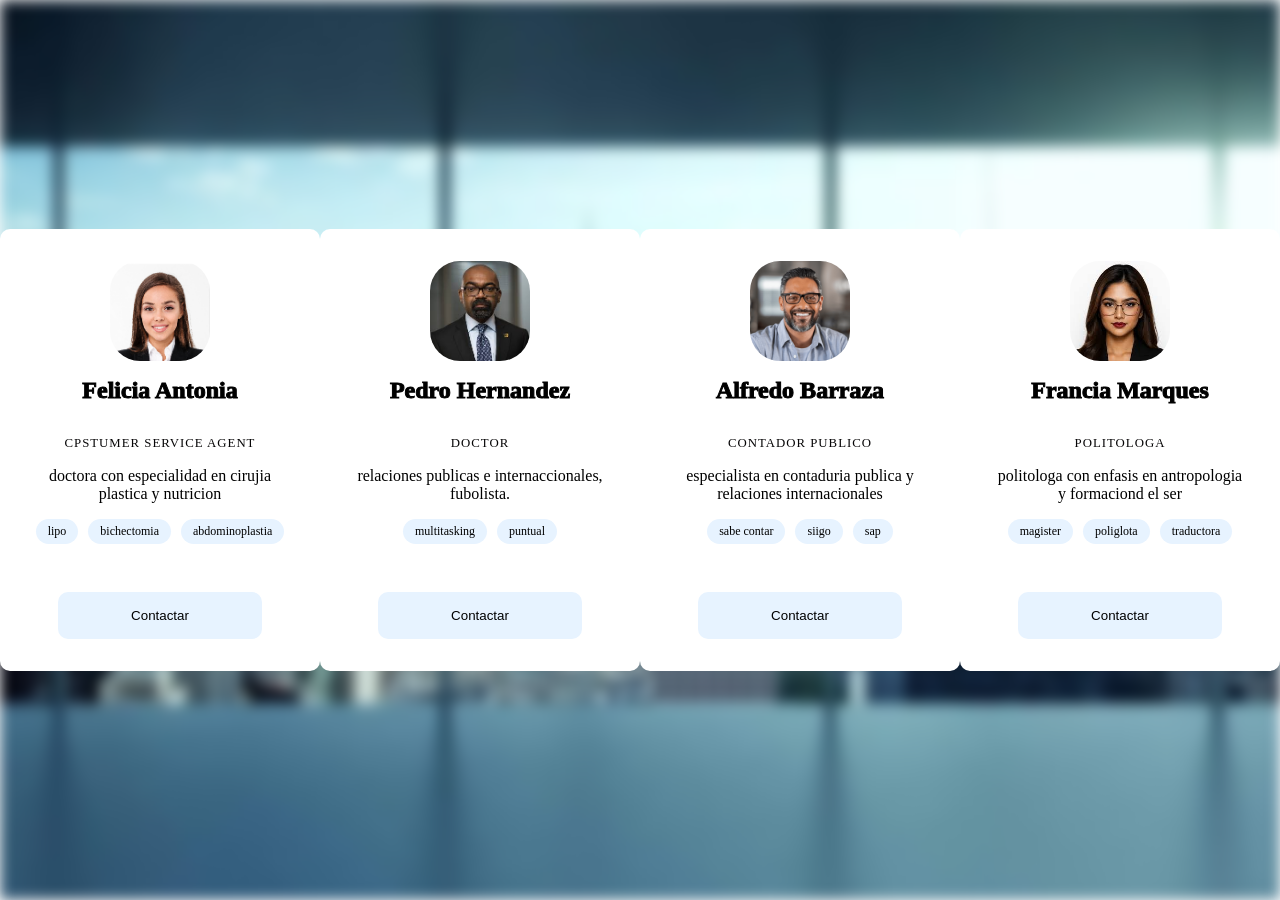
<file: index.html>
<!DOCTYPE html>
<html lang="es">
<head>
    <meta charset="UTF-8">
    <meta name="viewport" content="width=device-width, initial-scale=1.0">
    <title>Proyecto de Conceptos HTML/CSS</title>
    <link rel="stylesheet" href="style.css">
</head>
<body>

    <main class="contenedor-principal">
        
        <article class="tarjeta">
            <div class="foto-perfil">
                <img class="image" src="Felicia.png" alt="">
            </div>
                <h1>Felicia Antonia</h1>
                
                <p class="subtitulo">CPSTUMER SERVICE AGENT</p>
            </header>
                <p>doctora con especialidad en cirujia plastica y nutricion</p>    
            <section class="tarjeta-cuerpo">
                
                
                <div class="habilidades">
                    <span class="tag">lipo</span>
                    <span class="tag">bichectomia</span>
                    <span class="tag">abdominoplastia</span>
                </div>
            </section>

            <header class="tarjeta-header">
            
            <footer class="tarjeta-pie">
                <button class="btn-contacto" onclick="window.location.href='http://127.0.0.1:5500/FeliciaCV.html' ">Contactar</button>
            </footer>
        </article>



        <article class="tarjeta">
            <div class="foto-perfil">
                <img class="image" src="Pedro.jpg" alt="">
            </div>
                <h1>Pedro Hernandez</h1>
                <p class="subtitulo">doctor</p>
            </header>
                <p>relaciones publicas e internaccionales, fubolista.</p>    
            <section class="tarjeta-cuerpo">
                
                
                <div class="habilidades">
                    <span class="tag">multitasking</span>
                    <span class="tag">puntual</span>
                </div>
            </section>

            <header class="tarjeta-header">
            
            <footer class="tarjeta-pie">
                <button class="btn-contacto" onclick="window.location.href='http://127.0.0.1:5500/PedroCV.html' ">Contactar</button>
            </footer>
        </article>


        <article class="tarjeta">
            <div class="foto-perfil">
                <img class="image" src="Alfredo.png" alt="">
            </div>
                <h1>Alfredo Barraza</h1>
                <p class="subtitulo">contador publico</p>
            </header>
                <p>especialista en contaduria publica y relaciones internacionales</p>    
            <section class="tarjeta-cuerpo">
                
                
                <div class="habilidades">
                    <span class="tag">sabe contar</span>
                    <span class="tag">siigo</span>
                    <span class="tag">sap</span>
                </div>
            </section>

            <header class="tarjeta-header">
            
            <footer class="tarjeta-pie">
                <button class="btn-contacto" onclick="window.location.href='http://127.0.0.1:5500/AlfredoCV.html' ">Contactar</button>
            </footer>
        </article>



        <article class="tarjeta">
            <div class="foto-perfil">
                <img class="image" src="Francia.jpeg" alt="">
            </div>
                <h1>Francia Marques</h1>
                <p class="subtitulo">politologa</p>
            </header>
                <p>politologa con enfasis en antropologia y formaciond el ser </p>    
            <section class="tarjeta-cuerpo">
                
                
                <div class="habilidades">
                    <span class="tag">magister</span>
                    <span class="tag">poliglota</span>
                    <span class="tag">traductora</span>
                </div>
            </section>

            <header class="tarjeta-header">
            
            <footer class="tarjeta-pie">
                <button class="btn-contacto" onclick="window.location.href='http://127.0.0.1:5500/FranciaCV.html' ">Contactar</button>
            </footer>
        </article>
    </main>


</body>
</html>
</file>
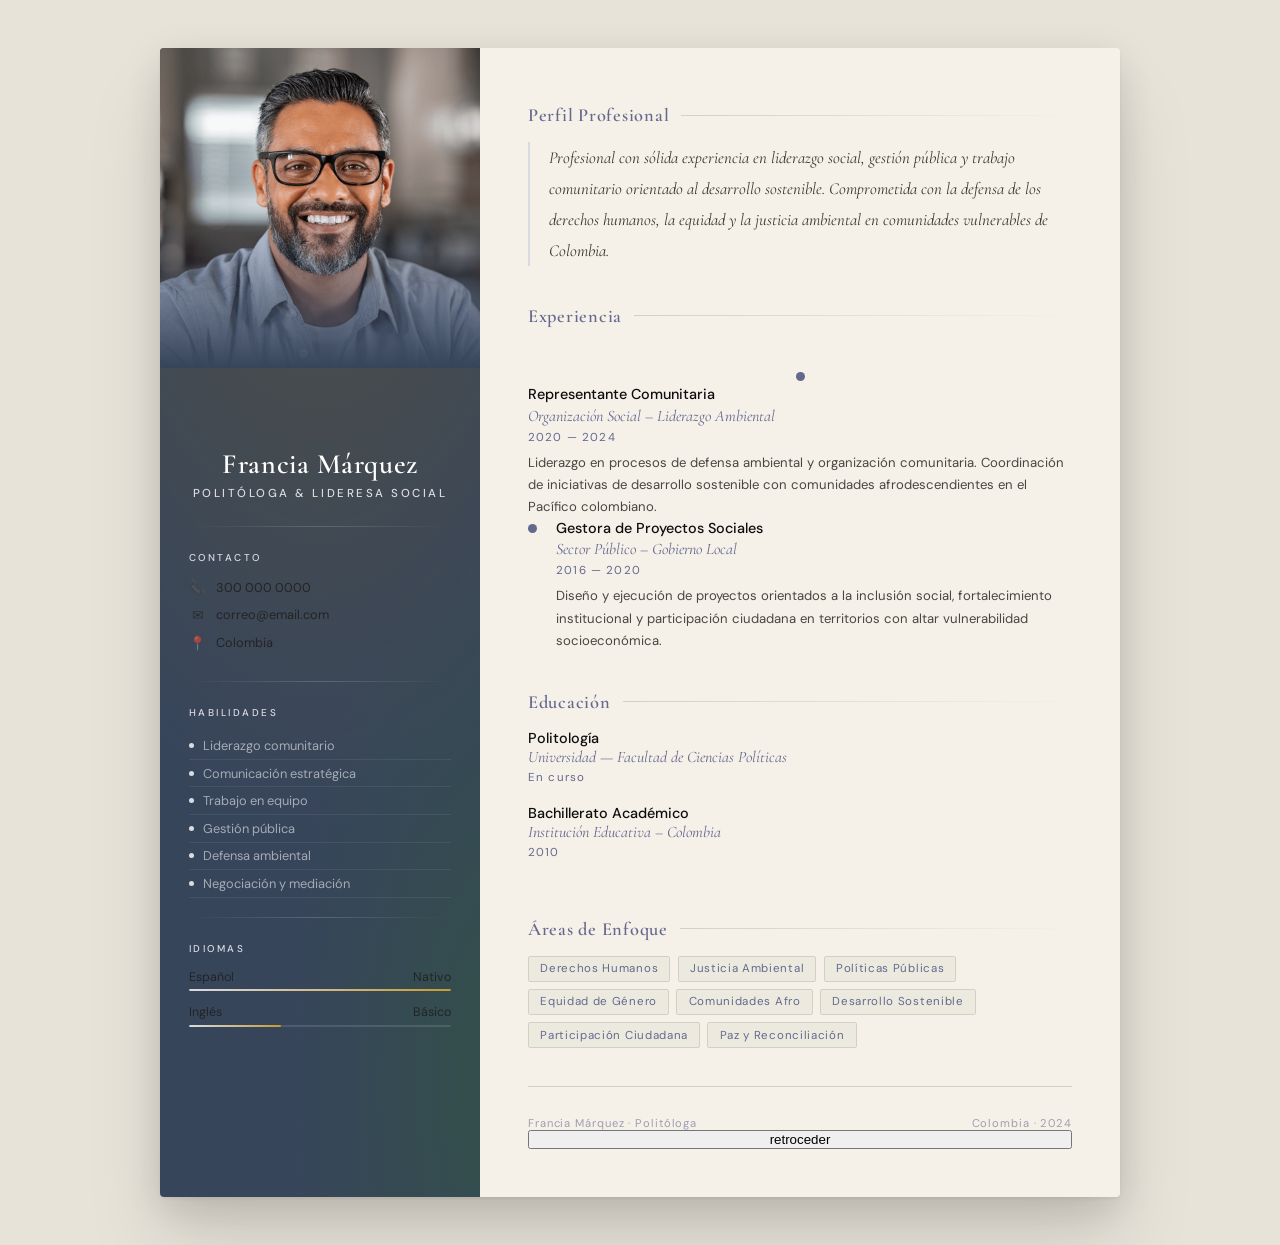
<file: AlfredoCV.html>
<!DOCTYPE html>
<html lang="es">
<head>
<meta charset="UTF-8" />
<meta name="viewport" content="width=device-width, initial-scale=1.0"/>
<title>CV – Francia Márquez</title>
<link href="https://fonts.googleapis.com/css2?family=Cormorant+Garamond:ital,wght@0,300;0,400;0,600;1,300;1,400&family=DM+Sans:wght@300;400;500&display=swap" rel="stylesheet"/>
<link rel="stylesheet" href="styleCV.css">
</head>
<body>
<article class="card">
<!-- ═══ SIDEBAR ═══ -->
<aside class="sidebar">

    <div class="photo-wrap">
    <!-- 👇 Cambia este src por la ruta de tu foto -->
    <img src="Alfredo.png" alt="Francia Márquez"/>
    </div>

    <div class="name-block">
    <h1>Francia Márquez</h1>
    <p class="title">Politóloga &amp; Lideresa Social</p>
    </div>

    <div class="s-divider"></div>

    <div class="s-section">
    <p class="s-heading">Contacto</p>
    <div class="contact-item"><span class="ico">📞</span> 300 000 0000</div>
    <div class="contact-item"><span class="ico">✉</span> correo@email.com</div>
    <div class="contact-item"><span class="ico">📍</span> Colombia</div>
    </div>

    <div class="s-divider" style="margin-top:1.2rem"></div>

    <div class="s-section">
    <p class="s-heading">Habilidades</p>
    <ul class="skill-list">
        <li>Liderazgo comunitario</li>
        <li>Comunicación estratégica</li>
        <li>Trabajo en equipo</li>
        <li>Gestión pública</li>
        <li>Defensa ambiental</li>
        <li>Negociación y mediación</li>
    </ul>
    </div>

    <div class="s-divider" style="margin-top:1.2rem"></div>

    <div class="s-section">
    <p class="s-heading">Idiomas</p>
    <div class="lang-item">
        <div class="lang-label"><span>Español</span><span>Nativo</span></div>
        <div class="lang-bar"><span style="width:100%"></span></div>
        
</div>
    <div class="lang-item">
        <div class="lang-label"><span>Inglés</span><span>Básico</span></div>
        <div class="lang-bar"><span style="width:35%"></span></div>
    </div>
    </div>

</aside>

<!-- ═══ CONTENIDO PRINCIPAL ═══ -->
<main class="main">

    <section class="m-section">
    <h2 class="m-heading">Perfil Profesional</h2>
    <p class="profile-text">
        Profesional con sólida experiencia en liderazgo social, gestión pública
        y trabajo comunitario orientado al desarrollo sostenible. Comprometida
        con la defensa de los derechos humanos, la equidad y la justicia
        ambiental en comunidades vulnerables de Colombia.
    </p>
    </section>

    <section class="m-section">
    <h2 class="m-heading">Experiencia</h2>

    <div class="exp-item">
    </div>
        
        <div class="exp-dot-col">
        <div class="exp-dot"> </div>
        <div class="exp-line"></div>
        </div>
        <div>
        <p class="exp-role">Representante Comunitaria</p>
        <p class="exp-org">Organización Social – Liderazgo Ambiental</p>
        <p class="exp-date">2020 — 2024</p>
        <p class="exp-desc">
            Liderazgo en procesos de defensa ambiental y organización comunitaria.
            Coordinación de iniciativas de desarrollo sostenible con comunidades
            afrodescendientes en el Pacífico colombiano.
        </p>
        </div>
    </div>

    <div class="exp-item">
        <div class="exp-dot-col">
        <div class="exp-dot"></div>
        <div class="exp-line"></div>
        </div>
        <div>
        <p class="exp-role">Gestora de Proyectos Sociales</p>
        <p class="exp-org">Sector Público – Gobierno Local</p>
        <p class="exp-date">2016 — 2020</p>
        <p class="exp-desc">
            Diseño y ejecución de proyectos orientados a la inclusión social,
            fortalecimiento institucional y participación ciudadana en territorios

con altar vulnerabilidad socioeconómica.
        </p>
        </div>
    </div>

    </section>

    <section class="m-section">
    <h2 class="m-heading">Educación</h2>
    <div class="edu-item">
        <p class="edu-degree">Politología</p>
        <p class="edu-school">Universidad — Facultad de Ciencias Políticas</p>
        <p class="edu-year">En curso</p>
    </div>
    <div class="edu-item">
        <p class="edu-degree">Bachillerato Académico</p>
        <p class="edu-school">Institución Educativa – Colombia</p>
        <p class="edu-year">2010</p>
    </div>
    </section>

    <section class="m-section">
    <h2 class="m-heading">Áreas de Enfoque</h2>
    <div class="tags">
        <span class="tag">Derechos Humanos</span>
        <span class="tag">Justicia Ambiental</span>
        <span class="tag">Políticas Públicas</span>
        <span class="tag">Equidad de Género</span>
        <span class="tag">Comunidades Afro</span>
        <span class="tag">Desarrollo Sostenible</span>
        <span class="tag">Participación Ciudadana</span>
        <span class="tag">Paz y Reconciliación</span>
    </div>
    </section>

    <div class="footer-strip">
    <span>Francia Márquez · Politóloga</span>
    <span>Colombia · 2024</span>
    </div>
    <button class="btn-retroceder" onclick="window.location.href='http://127.0.0.1:5500/index.html'">retroceder</button>


</main>

</article>
</body>
</html>
</file>
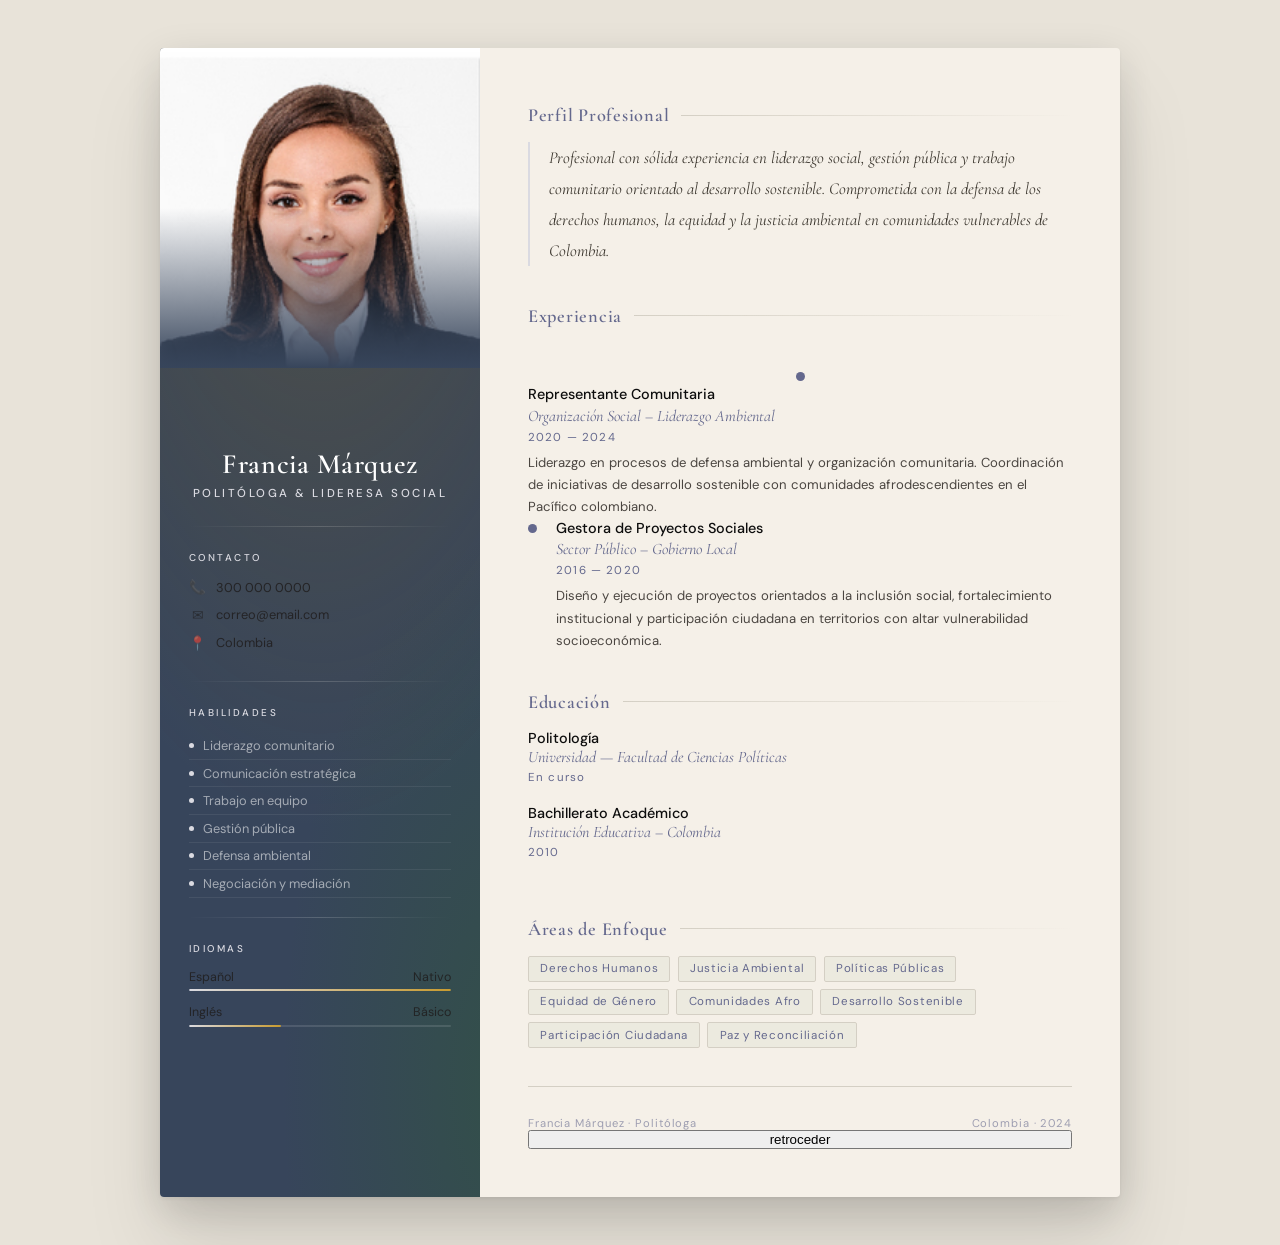
<file: FeliciaCV.html>
<!DOCTYPE html>
<html lang="es">
<head>
<meta charset="UTF-8" />
<meta name="viewport" content="width=device-width, initial-scale=1.0"/>
<title>CV – Francia Márquez</title>
<link href="https://fonts.googleapis.com/css2?family=Cormorant+Garamond:ital,wght@0,300;0,400;0,600;1,300;1,400&family=DM+Sans:wght@300;400;500&display=swap" rel="stylesheet"/>
<link rel="stylesheet" href="styleCV.css">
</head>
<body>
<article class="card">
<!-- ═══ SIDEBAR ═══ -->
<aside class="sidebar">

    <div class="photo-wrap">
    <!-- 👇 Cambia este src por la ruta de tu foto -->
    <img src="Felicia.png" alt="Francia Márquez"/>
    </div>

    <div class="name-block">
    <h1>Francia Márquez</h1>
    <p class="title">Politóloga &amp; Lideresa Social</p>
    </div>

    <div class="s-divider"></div>

    <div class="s-section">
    <p class="s-heading">Contacto</p>
    <div class="contact-item"><span class="ico">📞</span> 300 000 0000</div>
    <div class="contact-item"><span class="ico">✉</span> correo@email.com</div>
    <div class="contact-item"><span class="ico">📍</span> Colombia</div>
    </div>

    <div class="s-divider" style="margin-top:1.2rem"></div>

    <div class="s-section">
    <p class="s-heading">Habilidades</p>
    <ul class="skill-list">
        <li>Liderazgo comunitario</li>
        <li>Comunicación estratégica</li>
        <li>Trabajo en equipo</li>
        <li>Gestión pública</li>
        <li>Defensa ambiental</li>
        <li>Negociación y mediación</li>
    </ul>
    </div>

    <div class="s-divider" style="margin-top:1.2rem"></div>

    <div class="s-section">
    <p class="s-heading">Idiomas</p>
    <div class="lang-item">
        <div class="lang-label"><span>Español</span><span>Nativo</span></div>
        <div class="lang-bar"><span style="width:100%"></span></div>
        
</div>
    <div class="lang-item">
        <div class="lang-label"><span>Inglés</span><span>Básico</span></div>
        <div class="lang-bar"><span style="width:35%"></span></div>
    </div>
    </div>

</aside>

<!-- ═══ CONTENIDO PRINCIPAL ═══ -->
<main class="main">

    <section class="m-section">
    <h2 class="m-heading">Perfil Profesional</h2>
    <p class="profile-text">
        Profesional con sólida experiencia en liderazgo social, gestión pública
        y trabajo comunitario orientado al desarrollo sostenible. Comprometida
        con la defensa de los derechos humanos, la equidad y la justicia
        ambiental en comunidades vulnerables de Colombia.
    </p>
    </section>

    <section class="m-section">
    <h2 class="m-heading">Experiencia</h2>

    <div class="exp-item">
    </div>
        
        <div class="exp-dot-col">
        <div class="exp-dot"> </div>
        <div class="exp-line"></div>
        </div>
        <div>
        <p class="exp-role">Representante Comunitaria</p>
        <p class="exp-org">Organización Social – Liderazgo Ambiental</p>
        <p class="exp-date">2020 — 2024</p>
        <p class="exp-desc">
            Liderazgo en procesos de defensa ambiental y organización comunitaria.
            Coordinación de iniciativas de desarrollo sostenible con comunidades
            afrodescendientes en el Pacífico colombiano.
        </p>
        </div>
    </div>

    <div class="exp-item">
        <div class="exp-dot-col">
        <div class="exp-dot"></div>
        <div class="exp-line"></div>
        </div>
        <div>
        <p class="exp-role">Gestora de Proyectos Sociales</p>
        <p class="exp-org">Sector Público – Gobierno Local</p>
        <p class="exp-date">2016 — 2020</p>
        <p class="exp-desc">
            Diseño y ejecución de proyectos orientados a la inclusión social,
            fortalecimiento institucional y participación ciudadana en territorios

con altar vulnerabilidad socioeconómica.
        </p>
        </div>
    </div>

    </section>

    <section class="m-section">
    <h2 class="m-heading">Educación</h2>
    <div class="edu-item">
        <p class="edu-degree">Politología</p>
        <p class="edu-school">Universidad — Facultad de Ciencias Políticas</p>
        <p class="edu-year">En curso</p>
    </div>
    <div class="edu-item">
        <p class="edu-degree">Bachillerato Académico</p>
        <p class="edu-school">Institución Educativa – Colombia</p>
        <p class="edu-year">2010</p>
    </div>
    </section>

    <section class="m-section">
    <h2 class="m-heading">Áreas de Enfoque</h2>
    <div class="tags">
        <span class="tag">Derechos Humanos</span>
        <span class="tag">Justicia Ambiental</span>
        <span class="tag">Políticas Públicas</span>
        <span class="tag">Equidad de Género</span>
        <span class="tag">Comunidades Afro</span>
        <span class="tag">Desarrollo Sostenible</span>
        <span class="tag">Participación Ciudadana</span>
        <span class="tag">Paz y Reconciliación</span>
    </div>
    </section>

    <div class="footer-strip">
    <span>Francia Márquez · Politóloga</span>
    <span>Colombia · 2024</span>
    </div>
    <button class="btn-retroceder" onclick="window.location.href='http://127.0.0.1:5500/index.html'">retroceder</button>


</main>

</article>
</body>
</html>
</file>
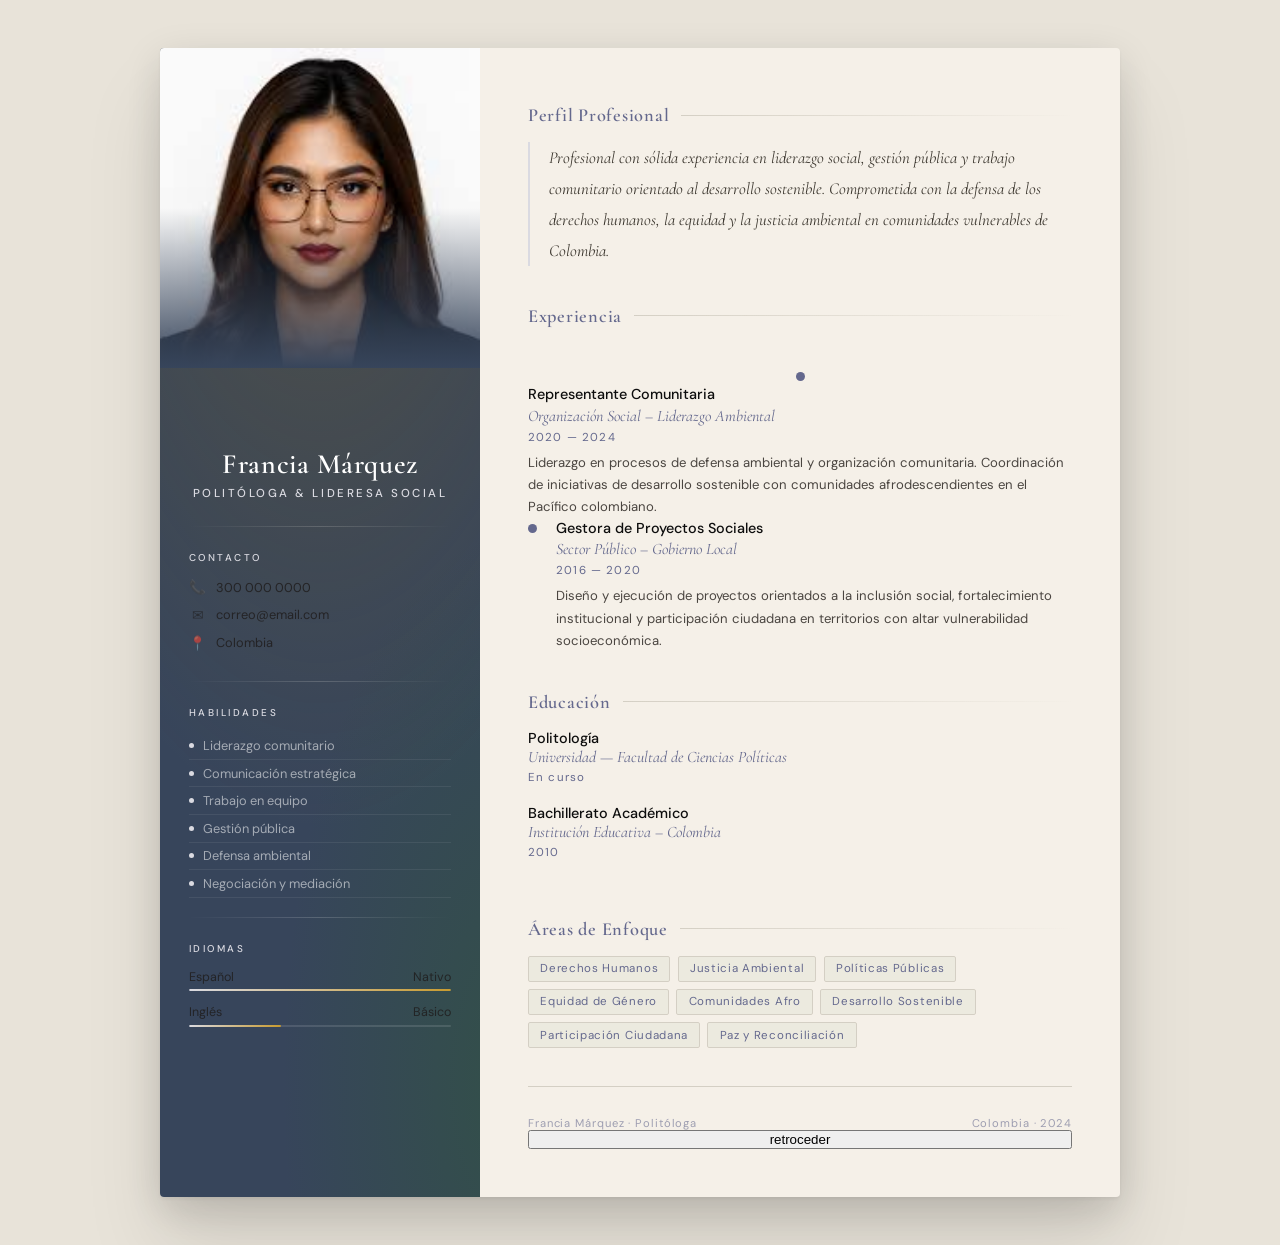
<file: FranciaCV.html>
<!DOCTYPE html>
<html lang="es">
<head>
<meta charset="UTF-8" />
<meta name="viewport" content="width=device-width, initial-scale=1.0"/>
<title>CV – Francia Márquez</title>
<link href="https://fonts.googleapis.com/css2?family=Cormorant+Garamond:ital,wght@0,300;0,400;0,600;1,300;1,400&family=DM+Sans:wght@300;400;500&display=swap" rel="stylesheet"/>
<link rel="stylesheet" href="styleCV.css">
</head>
<body>
<article class="card">
<!-- ═══ SIDEBAR ═══ -->
<aside class="sidebar">

    <div class="photo-wrap">
    <!-- 👇 Cambia este src por la ruta de tu foto -->
    <img src="Francia.jpeg" alt="Francia Márquez"/>
    </div>

    <div class="name-block">
    <h1>Francia Márquez</h1>
    <p class="title">Politóloga &amp; Lideresa Social</p>
    </div>

    <div class="s-divider"></div>

    <div class="s-section">
    <p class="s-heading">Contacto</p>
    <div class="contact-item"><span class="ico">📞</span> 300 000 0000</div>
    <div class="contact-item"><span class="ico">✉</span> correo@email.com</div>
    <div class="contact-item"><span class="ico">📍</span> Colombia</div>
    </div>

    <div class="s-divider" style="margin-top:1.2rem"></div>

    <div class="s-section">
    <p class="s-heading">Habilidades</p>
    <ul class="skill-list">
        <li>Liderazgo comunitario</li>
        <li>Comunicación estratégica</li>
        <li>Trabajo en equipo</li>
        <li>Gestión pública</li>
        <li>Defensa ambiental</li>
        <li>Negociación y mediación</li>
    </ul>
    </div>

    <div class="s-divider" style="margin-top:1.2rem"></div>

    <div class="s-section">
    <p class="s-heading">Idiomas</p>
    <div class="lang-item">
        <div class="lang-label"><span>Español</span><span>Nativo</span></div>
        <div class="lang-bar"><span style="width:100%"></span></div>
        
</div>
    <div class="lang-item">
        <div class="lang-label"><span>Inglés</span><span>Básico</span></div>
        <div class="lang-bar"><span style="width:35%"></span></div>
    </div>
    </div>

</aside>

<!-- ═══ CONTENIDO PRINCIPAL ═══ -->
<main class="main">

    <section class="m-section">
    <h2 class="m-heading">Perfil Profesional</h2>
    <p class="profile-text">
        Profesional con sólida experiencia en liderazgo social, gestión pública
        y trabajo comunitario orientado al desarrollo sostenible. Comprometida
        con la defensa de los derechos humanos, la equidad y la justicia
        ambiental en comunidades vulnerables de Colombia.
    </p>
    </section>

    <section class="m-section">
    <h2 class="m-heading">Experiencia</h2>

    <div class="exp-item">
    </div>
        
        <div class="exp-dot-col">
        <div class="exp-dot"> </div>
        <div class="exp-line"></div>
        </div>
        <div>
        <p class="exp-role">Representante Comunitaria</p>
        <p class="exp-org">Organización Social – Liderazgo Ambiental</p>
        <p class="exp-date">2020 — 2024</p>
        <p class="exp-desc">
            Liderazgo en procesos de defensa ambiental y organización comunitaria.
            Coordinación de iniciativas de desarrollo sostenible con comunidades
            afrodescendientes en el Pacífico colombiano.
        </p>
        </div>
    </div>

    <div class="exp-item">
        <div class="exp-dot-col">
        <div class="exp-dot"></div>
        <div class="exp-line"></div>
        </div>
        <div>
        <p class="exp-role">Gestora de Proyectos Sociales</p>
        <p class="exp-org">Sector Público – Gobierno Local</p>
        <p class="exp-date">2016 — 2020</p>
        <p class="exp-desc">
            Diseño y ejecución de proyectos orientados a la inclusión social,
            fortalecimiento institucional y participación ciudadana en territorios

con altar vulnerabilidad socioeconómica.
        </p>
        </div>
    </div>

    </section>

    <section class="m-section">
    <h2 class="m-heading">Educación</h2>
    <div class="edu-item">
        <p class="edu-degree">Politología</p>
        <p class="edu-school">Universidad — Facultad de Ciencias Políticas</p>
        <p class="edu-year">En curso</p>
    </div>
    <div class="edu-item">
        <p class="edu-degree">Bachillerato Académico</p>
        <p class="edu-school">Institución Educativa – Colombia</p>
        <p class="edu-year">2010</p>
    </div>
    </section>

    <section class="m-section">
    <h2 class="m-heading">Áreas de Enfoque</h2>
    <div class="tags">
        <span class="tag">Derechos Humanos</span>
        <span class="tag">Justicia Ambiental</span>
        <span class="tag">Políticas Públicas</span>
        <span class="tag">Equidad de Género</span>
        <span class="tag">Comunidades Afro</span>
        <span class="tag">Desarrollo Sostenible</span>
        <span class="tag">Participación Ciudadana</span>
        <span class="tag">Paz y Reconciliación</span>
    </div>
    </section>

    <div class="footer-strip">
    <span>Francia Márquez · Politóloga</span>
    <span>Colombia · 2024</span>
    </div>
    <button class="btn-retroceder" onclick="window.location.href='http://127.0.0.1:5500/index.html'">retroceder</button>


</main>

</article>
</body>
</html>
</file>
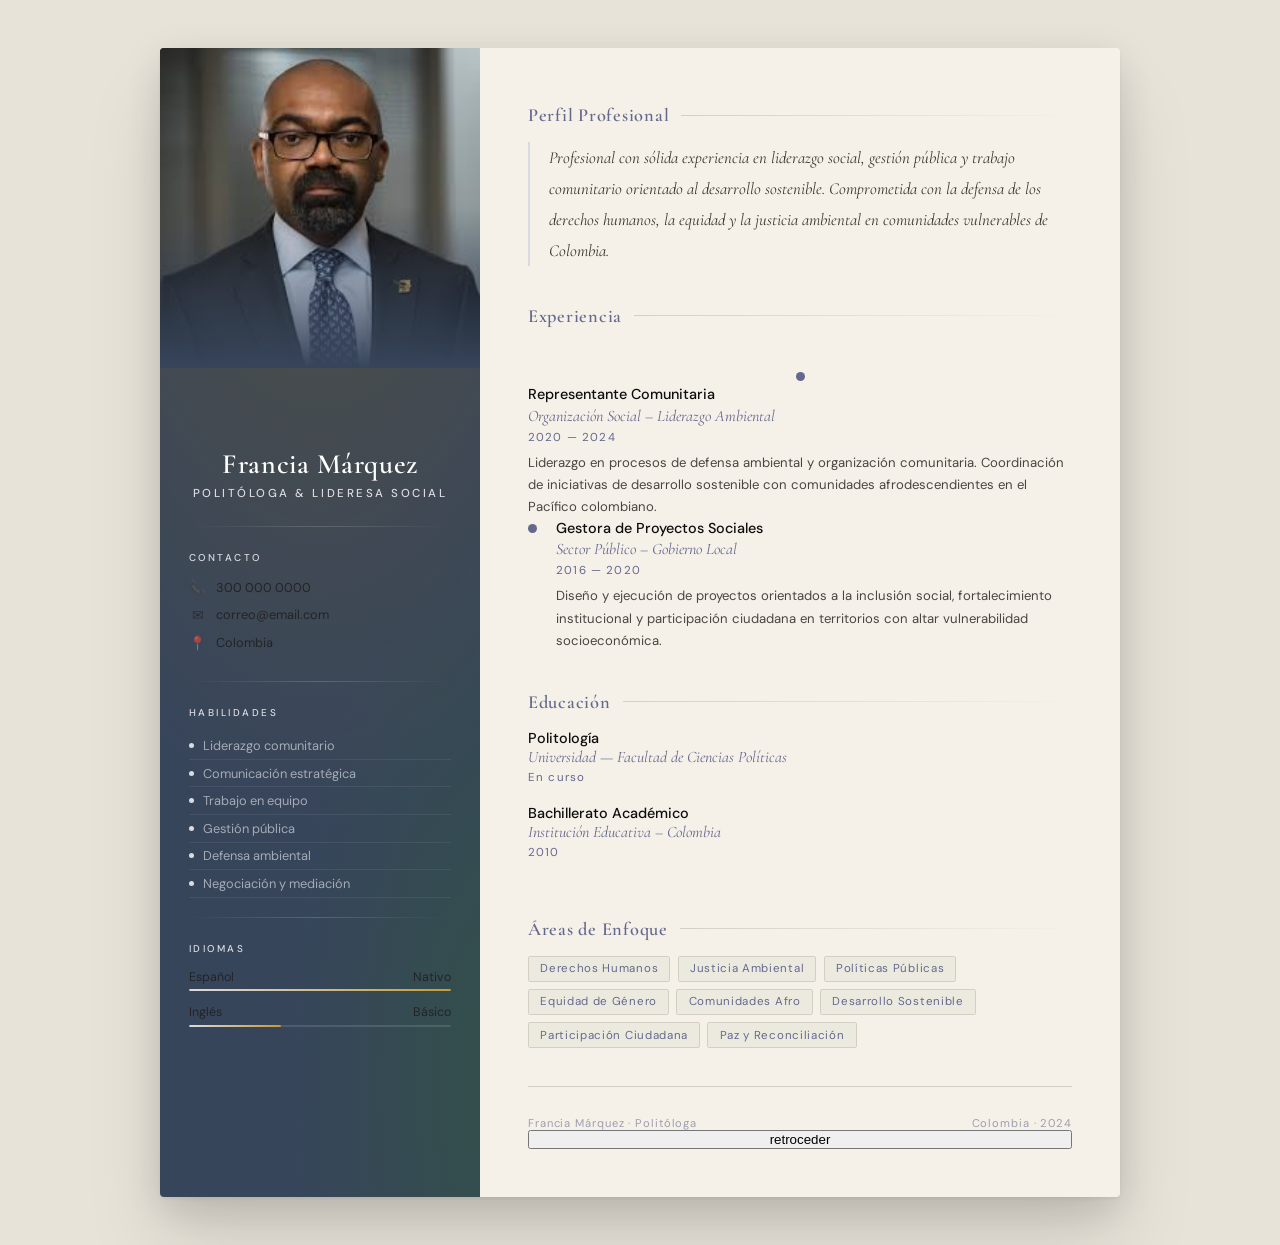
<file: PedroCV.html>
<!DOCTYPE html>
<html lang="es">
<head>
<meta charset="UTF-8" />
<meta name="viewport" content="width=device-width, initial-scale=1.0"/>
<title>CV – Francia Márquez</title>
<link href="https://fonts.googleapis.com/css2?family=Cormorant+Garamond:ital,wght@0,300;0,400;0,600;1,300;1,400&family=DM+Sans:wght@300;400;500&display=swap" rel="stylesheet"/>
<link rel="stylesheet" href="styleCV.css">
</head>
<body>
<article class="card">
<!-- ═══ SIDEBAR ═══ -->
<aside class="sidebar">

    <div class="photo-wrap">
    <!-- 👇 Cambia este src por la ruta de tu foto -->
    <img src="Pedro.jpg" alt="Francia Márquez"/>
    </div>

    <div class="name-block">
    <h1>Francia Márquez</h1>
    <p class="title">Politóloga &amp; Lideresa Social</p>
    </div>

    <div class="s-divider"></div>

    <div class="s-section">
    <p class="s-heading">Contacto</p>
    <div class="contact-item"><span class="ico">📞</span> 300 000 0000</div>
    <div class="contact-item"><span class="ico">✉</span> correo@email.com</div>
    <div class="contact-item"><span class="ico">📍</span> Colombia</div>
    </div>

    <div class="s-divider" style="margin-top:1.2rem"></div>

    <div class="s-section">
    <p class="s-heading">Habilidades</p>
    <ul class="skill-list">
        <li>Liderazgo comunitario</li>
        <li>Comunicación estratégica</li>
        <li>Trabajo en equipo</li>
        <li>Gestión pública</li>
        <li>Defensa ambiental</li>
        <li>Negociación y mediación</li>
    </ul>
    </div>

    <div class="s-divider" style="margin-top:1.2rem"></div>

    <div class="s-section">
    <p class="s-heading">Idiomas</p>
    <div class="lang-item">
        <div class="lang-label"><span>Español</span><span>Nativo</span></div>
        <div class="lang-bar"><span style="width:100%"></span></div>
        
</div>
    <div class="lang-item">
        <div class="lang-label"><span>Inglés</span><span>Básico</span></div>
        <div class="lang-bar"><span style="width:35%"></span></div>
    </div>
    </div>

</aside>

<!-- ═══ CONTENIDO PRINCIPAL ═══ -->
<main class="main">

    <section class="m-section">
    <h2 class="m-heading">Perfil Profesional</h2>
    <p class="profile-text">
        Profesional con sólida experiencia en liderazgo social, gestión pública
        y trabajo comunitario orientado al desarrollo sostenible. Comprometida
        con la defensa de los derechos humanos, la equidad y la justicia
        ambiental en comunidades vulnerables de Colombia.
    </p>
    </section>

    <section class="m-section">
    <h2 class="m-heading">Experiencia</h2>

    <div class="exp-item">
    </div>
        
        <div class="exp-dot-col">
        <div class="exp-dot"> </div>
        <div class="exp-line"></div>
        </div>
        <div>
        <p class="exp-role">Representante Comunitaria</p>
        <p class="exp-org">Organización Social – Liderazgo Ambiental</p>
        <p class="exp-date">2020 — 2024</p>
        <p class="exp-desc">
            Liderazgo en procesos de defensa ambiental y organización comunitaria.
            Coordinación de iniciativas de desarrollo sostenible con comunidades
            afrodescendientes en el Pacífico colombiano.
        </p>
        </div>
    </div>

    <div class="exp-item">
        <div class="exp-dot-col">
        <div class="exp-dot"></div>
        <div class="exp-line"></div>
        </div>
        <div>
        <p class="exp-role">Gestora de Proyectos Sociales</p>
        <p class="exp-org">Sector Público – Gobierno Local</p>
        <p class="exp-date">2016 — 2020</p>
        <p class="exp-desc">
            Diseño y ejecución de proyectos orientados a la inclusión social,
            fortalecimiento institucional y participación ciudadana en territorios

con altar vulnerabilidad socioeconómica.
        </p>
        </div>
    </div>

    </section>

    <section class="m-section">
    <h2 class="m-heading">Educación</h2>
    <div class="edu-item">
        <p class="edu-degree">Politología</p>
        <p class="edu-school">Universidad — Facultad de Ciencias Políticas</p>
        <p class="edu-year">En curso</p>
    </div>
    <div class="edu-item">
        <p class="edu-degree">Bachillerato Académico</p>
        <p class="edu-school">Institución Educativa – Colombia</p>
        <p class="edu-year">2010</p>
    </div>
    </section>

    <section class="m-section">
    <h2 class="m-heading">Áreas de Enfoque</h2>
    <div class="tags">
        <span class="tag">Derechos Humanos</span>
        <span class="tag">Justicia Ambiental</span>
        <span class="tag">Políticas Públicas</span>
        <span class="tag">Equidad de Género</span>
        <span class="tag">Comunidades Afro</span>
        <span class="tag">Desarrollo Sostenible</span>
        <span class="tag">Participación Ciudadana</span>
        <span class="tag">Paz y Reconciliación</span>
    </div>
    </section>

    <div class="footer-strip">
    <span>Francia Márquez · Politóloga</span>
    <span>Colombia · 2024</span>
    </div>
    <button class="btn-retroceder" onclick="window.location.href='http://127.0.0.1:5500/index.html'">retroceder</button>


</main>

</article>
</body>
</html>
</file>
<file: style.css>
* {
    margin: 0;
    padding: 0;
    box-sizing: border-box; 
}


body {

    height: auto;
    font-family:  serif, Geneva, Verdana, sans-serif;
    display: flex;
    justify-content: center;
    align-items: center;
    min-height: 100vh;


}
body::before{
    content: "";
    position: absolute;
    top: 0;
    left: 0;
    height: 100%;
    width: 100%;
    background-image: url(./background.jpg);
    background-size: cover;
    background-position: center;
    background-repeat: no-repeat;
    filter: blur(7px);
    z-index: -1;
}
    


.contenedor-principal{
width: 100%;
height: 100%;
display: flex;
justify-content:space-around ;
}

.tarjeta {
    background-color: rgb(255, 255, 255);
    width: 400px;
    padding: 2rem;
    border-radius: 10px;
    box-shadow: 5 50px 50px rgba(240, 173, 173, 0.1);
    text-align: center;
    transition: transform 0.3s ease;
}


.tarjeta:hover {
    transform: translateY(-10px);
}

.foto-perfil {
    width: 100px;
    height: 100px;
    background-color: #007bff;
    border-radius: 30px; 
    margin: 0 auto 1rem;
    overflow: hidden;
    
}

.image { 
    width: 100%;
    height: auto;

}

h1 {
    color: rgb(0, 0, 0); 
    -webkit-text-stroke: 1px black;
}


.subtitulo {
    color: #070607;
    font-weight: unset;
    text-transform: uppercase;
    font-size: 0.8rem;
    letter-spacing: 1px;
    margin-top: 2rem;
    margin-bottom: 1rem;
}
.habilidades {
    display: flex;
    gap: 10px;
    justify-content: center;
    margin-top: 1rem;
}

.tag {
    background-color: #e7f3ff;
    color: #000000;
    padding: 5px 12px;
    border-radius: 20px;
    font-size: 0.75rem;
}

.btn-contacto {
    margin-top: 3rem;
    background-color: #e7f3ff;
    color: rgb(0, 0, 0);
    border: none;
    padding: 16px 5px;
    border-radius: 10px;
    cursor: pointer;
    width: 80%;
    
}

.btn-contacto:active {
    background-color: #0056b3;
}
</file>
<file: styleCV.css>
:root {
--ink:       #0d0d0d;
--paper:     #f5f0e8;
--accent:    #64688d;
--accent2:   #dadae1;
--muted:     #64688d;
--line:      #d4cfc4;
--sidebar:   #37455b;
--sidebar-t: rgba(32, 29, 29, 0.85);
--sidebar-m: rgba(255,255,255,0.55);
}

*, *::before, *::after { box-sizing: border-box; margin: 0; padding: 0; }

html { font-size: 16px; }

body {
padding: 3rem 1rem;
background: #e8e3d9;
font-family: 'DM Sans', sans-serif;
color: var(--ink);
min-height: 100vh;
display: flex;
align-items: center;
justify-content: center;padding: 3rem 1rem;
}
.pw {position: relative; 
    width:100%;
    padding-top: 100%;
    flex-shrink: 0;
    overflow: hidden;
}
.card {
display: grid;
grid-template-columns: 320px 1fr;
width: min(960px, 100%);
background: var(--paper);
box-shadow:
    0 2px 4px rgba(0,0,0,.06),
    0 12px 40px rgba(0,0,0,.14),
    0 50px 80px rgba(0,0,0,.10);
border-radius: 4px;
overflow: hidden;
opacity: 0;
transform: translateY(28px);
animation: fadeUp .9s cubic-bezier(.22,1,.36,1) .1s forwards;
}

@keyframes fadeUp {
to { opacity: 1; transform: none; }
}

/* SIDEBAR */
.sidebar {
background: var(--sidebar);
color: var(--sidebar-t);
padding: 0 0 3rem;
display: flex;
flex-direction: column;
position: relative;
overflow: hidden;
}

.sidebar::before {
content: '';
position: absolute;
inset: 0;
background:
    radial-gradient(ellipse 180% 120% at 50% -10%, rgba(139,105,20,.35) 0%, transparent 65%),
    radial-gradient(ellipse 120% 80% at 110% 90%, rgba(44,95,46,.4) 0%, transparent 60%);
pointer-events: none;
}

/* Foto */
.photo-wrap {
position: relative;
width: 100%;
padding-top: 100%;
flex-shrink: 0;
overflow: hidden;
}

.photo-wrap img {
position: absolute;
inset: 0;
width: 100%;
height: 100%;
object-fit: cover;
object-position: center top;
display: block;
transition: transform 8s ease;
}

.card:hover .photo-wrap img { transform: scale(1.04); }
.photo-wrap::after {
content: '';
position: absolute;
bottom: 0; left: 0; right: 0;
height: 50%;
background: linear-gradient(to bottom, transparent, var(--sidebar));
}

/* Nombre */
.name-block {
position: relative;
text-align: center;
margin-top: 5rem;
padding: 0 .8rem 1.6rem;
z-index: 1;
}

.name-block h1 {
font-family: 'Cormorant Garamond', serif;
font-weight: 600;
font-size: 1.75rem;
letter-spacing: .02em;
line-height: 1.15;
color: #fff;
}

.name-block .title {
font-size: .72rem;
font-weight: 500;
letter-spacing: .22em;
text-transform: uppercase;
color: var(--accent2);
margin-top: .35rem;
}

/* Divisor */
.s-divider {
height: 1px;
background: linear-gradient(90deg, transparent, rgba(255,255,255,.18), transparent);
margin: 0 1.8rem .1rem;
}

/* Secciones sidebar */
.s-section {
padding: 1.4rem 1.8rem 0;
position: relative;
z-index: 1;
animation: fadeUp .8s cubic-bezier(.22,1,.36,1) both;
}
.s-section:nth-child(3) { animation-delay:.25s }
.s-section:nth-child(4) { animation-delay:.35s }
.s-section:nth-child(5) { animation-delay:.45s }
.s-section:nth-child(6) { animation-delay:.55s }

.s-heading {
font-size: .62rem;
font-weight: 500;
letter-spacing: .25em;
text-transform: uppercase;
color: var(--accent2);
margin-bottom: .85rem;
}

.contact-item {
display: flex;
align-items: center;
gap: .6rem;
font-size: .8rem;
color: var(--sidebar-t);
margin-bottom: .55rem;
line-height: 1.4;
}

.contact-item .ico {
width: 18px;
text-align: center;
font-size: .85rem;
opacity: .7;
flex-shrink: 0;
}

.skill-list { list-style: none; }

.skill-list li {
font-size: .8rem;
color: var(--sidebar-m);
padding: .3rem 0;
border-bottom: 1px solid rgba(255,255,255,.07);
display: flex;
align-items: center;
gap: .55rem;
transition: color .2s;
}
.skill-list li:hover { color: #fff; }

.skill-list li::before {
content: '';
width: 5px; height: 5px;
border-radius: 50%;
background: var(--accent2);
flex-shrink: 0;
}

.lang-item { margin-bottom: .8rem; }

.lang-label {
display: flex;
justify-content: space-between;
font-size: .78rem;
color: var(--sidebar-t);
margin-bottom: .3rem;
}

.lang-bar {
height: 2px;
background: rgba(255,255,255,.12);
border-radius: 2px;
overflow: hidden;
}

.lang-bar span {
display: block;
height: 100%;
background: linear-gradient(90deg, var(--accent2), #c89b30);
border-radius: 2px;
transform-origin: left;
transform: scaleX(0);
animation: barGrow 1s cubic-bezier(.22,1,.36,1) 1s forwards;
}

@keyframes barGrow { to { transform: scaleX(1); } }

/* CONTENIDO PRINCIPAL */
.main {
padding: 3.5rem 3rem 3rem;
display: flex;
flex-direction: column;
}

.m-section {
padding-bottom: 2.4rem;
opacity: 0;
transform: translateX(16px);
animation: slideIn .7s cubic-bezier(.22,1,.36,1) both;
}

.m-section:nth-child(1) { animation-delay:.3s }
.m-section:nth-child(2) { animation-delay:.45s }
.m-section:nth-child(3) { animation-delay:.6s }
.m-section:nth-child(4) { animation-delay:.75s }

@keyframes slideIn { to { opacity:1; transform:none; } }

.m-heading {
font-family: 'Cormorant Garamond', serif;
font-size: 1.15rem;
font-weight: 600;
letter-spacing: .04em;
color: var(--accent);
display: flex;
align-items: center;
gap: .75rem;
margin-bottom: 1rem;
}

.m-heading::after {
content: '';
flex: 1;
height: 1px;
background: linear-gradient(90deg, var(--line), transparent);
}

.profile-text {
font-family: 'Cormorant Garamond', serif;
font-size: 1.05rem;
font-style: italic;
color: #3d3830;
line-height: 1.85;
border-left: 2px solid var(--accent2);
padding-left: 1.2rem;
}

/* Experiencia */
.exp-item {
display: grid;
grid-template-columns: auto 1fr;
gap: 0 1.2rem;
margin-bottom: 1.5rem;
}
.exp-item:last-child { margin-bottom: 0; }

.exp-dot-col {
display: flex;
flex-direction: column;
align-items: center;
padding-top: .35rem;
}

.exp-dot {
width: 9px; height: 9px;
border-radius: 50%;
background: var(--accent);
flex-shrink: 0;
}

.exp-line {
width: 1px;
flex: 1;
background: var(--line);
margin-top: 4px;
}

.exp-item:last-child .exp-line { display: none; }

.exp-role { font-weight: 500; font-size: .9rem; color: var(--ink); margin-bottom: .15rem; }
.exp-org  { font-family: 'Cormorant Garamond', serif; font-size: 1rem; color: var(--accent); font-style: italic; }
.exp-date { font-size: .72rem; letter-spacing: .1em; color: var(--muted); margin: .25rem 0 .45rem; }
.exp-desc { font-size: .82rem; color: #4a4540; line-height: 1.7; }

/* Educación */
.edu-item { margin-bottom: 1.2rem; }
.edu-degree { font-weight: 500; font-size: .9rem; color: var(--ink); }
.edu-school { font-family: 'Cormorant Garamond', serif; font-size: 1rem; color: var(--accent); font-style: italic; }
.edu-year   { font-size: .72rem; letter-spacing: .1em; color: var(--muted); margin-top: .2rem; }

/* Tags */
.tags { display: flex; flex-wrap: wrap; gap: .45rem; margin-top: .9rem; }

.tag {
font-size: .72rem;
letter-spacing: .06em;
padding: .28rem .7rem;
border: 1px solid var(--line);
border-radius: 2px;
color: var(--muted);
background: rgba(44,95,46,.04);
transition: border-color .2s, color .2s, background .2s;
cursor: default;
}

.tag:hover {
border-color: var(--accent);
color: var(--accent);
background: rgba(44,95,46,.07);
}

/* Footer */
.footer-strip {
margin-top: auto;
padding-top: 1.8rem;
border-top: 1px solid var(--line);
display: flex;
justify-content: space-between;
align-items: center;
font-size: .7rem;
color: var(--muted);
letter-spacing: .08em;
}

.footer-strip span { opacity: .6; }
/* RESPONSIVE */
@media (max-width: 680px) {
.card { grid-template-columns: 1fr; }
.photo-wrap { padding-top: 72%; }
.main { padding: 2rem 1.6rem; }
.s-section { padding: 1.2rem 1.4rem 0; }
}
</file>
